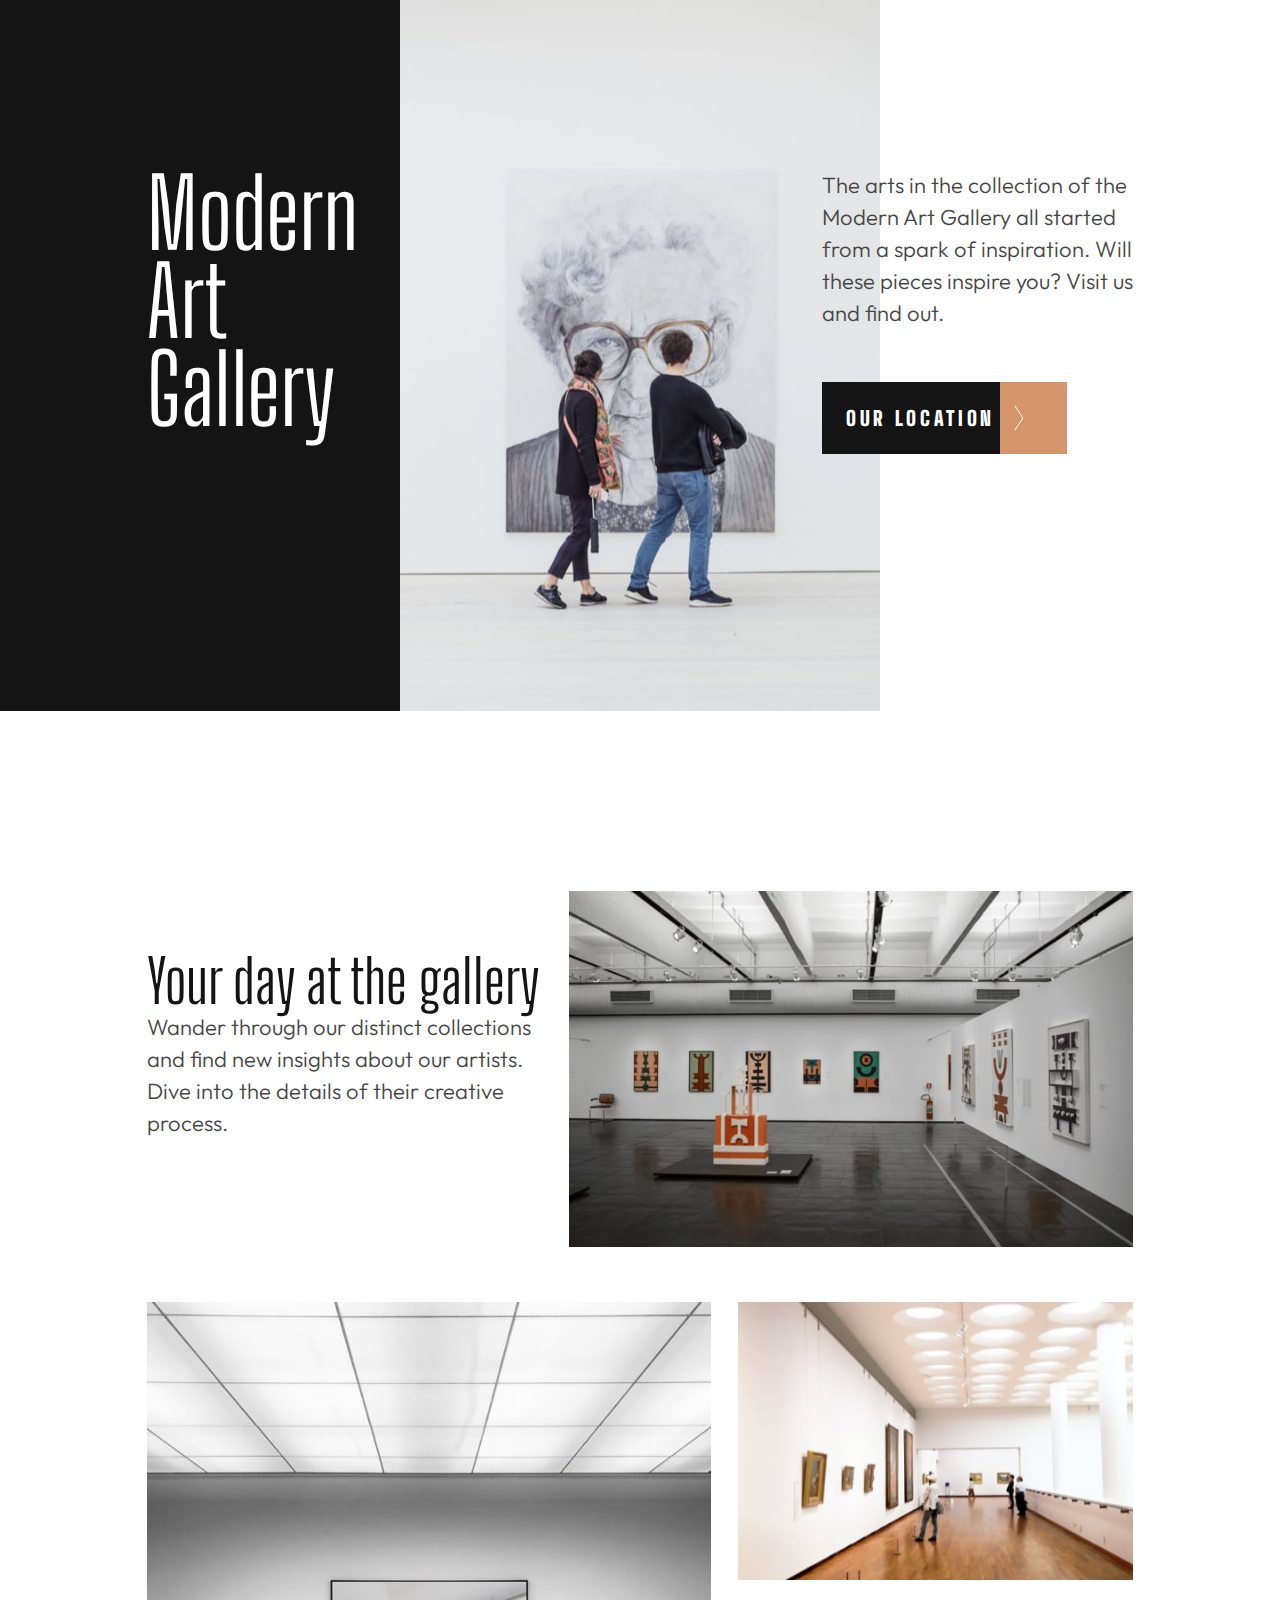
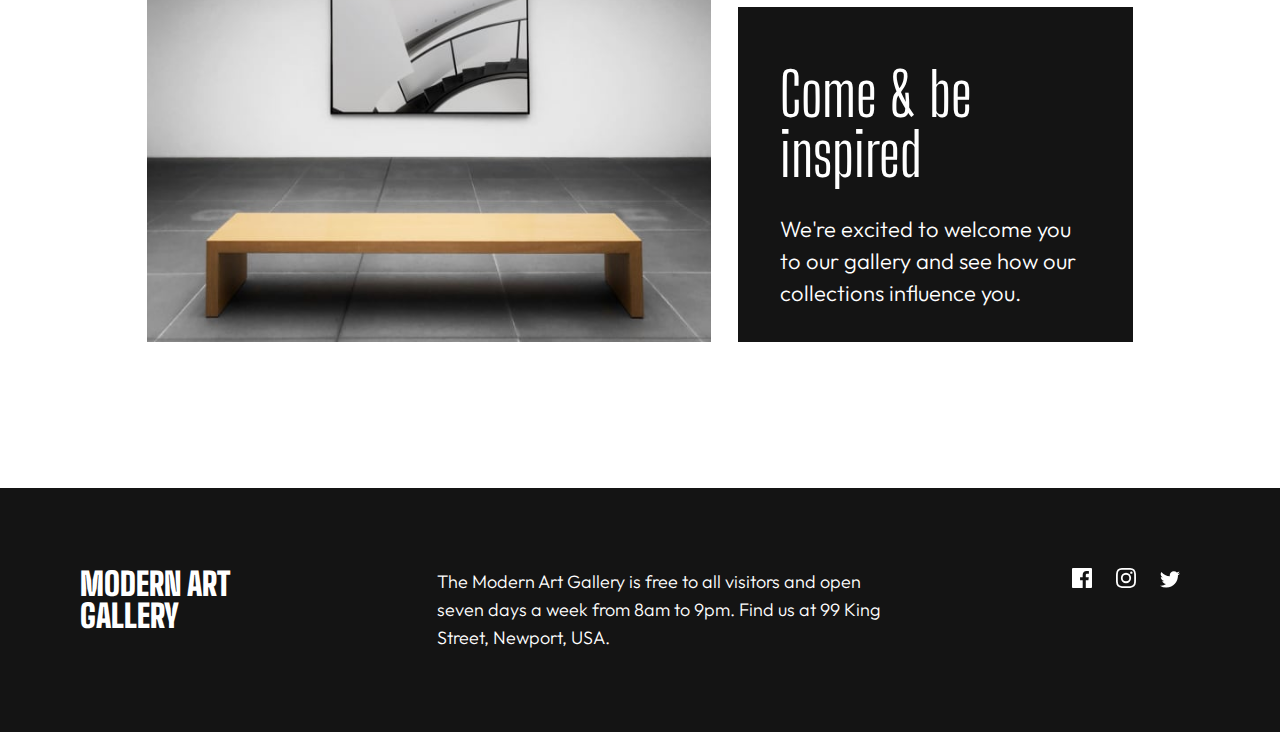
<file: index.html>
<!DOCTYPE html>
<html lang="en">
  <head>
    <meta charset="UTF-8" />
    <meta name="viewport" content="width=device-width, initial-scale=1.0" />

    <link
      rel="icon"
      type="image/png"
      sizes="32x32"
      href="./assets/favicon-32x32.png"
    />

    <link rel="stylesheet" href="./css/main.css" />

    <title>Frontend Mentor | Art gallery website</title>
  </head>
  <body class="home">
    <header class="header">
      <div class="img"></div>
      <div class="text-cont">
        <h1 class="heading-XL">Modern <br> Art <br> Gallery</h1>

        <p class="body-M">
          The arts in the collection of the Modern Art Gallery all started from
          a spark of inspiration. Will these pieces inspire you? Visit us and
          find out.
        </p>

        <a href="./location.html" class="heading-S btn btn--forward">
          Our location</a
        >
      </div>
    </header>

    <main>
      <section class="first">
        <div class="img"></div>
        <h2 class="heading-L">Your day at the gallery</h2>

        <p class="body-M">
          Wander through our distinct collections and find new insights about
          our artists. Dive into the details of their creative process.
        </p>
      </section>

      <section class="second">
        <div class="img img--one"></div>
        <div class="img img--two"></div>
        <div class="text-box">
          <h2 class="heading-L">Come &amp; be inspired</h2>
          <p class="body-M">
            We're excited to welcome you to our gallery and see how our
            collections influence you.
          </p>
        </div>
      </section>
    </main>

    <footer class="footer">
      <h2 class="heading-M">
        Modern Art<br />
        Gallery
      </h2>
      <p class="body-S">
        The Modern Art Gallery is free to all visitors and open seven days a
        week from 8am to 9pm. Find us at 99 King Street, Newport, USA.
      </p>

      <ul class="social">
        <li>
          <a href="#"
            ><img src="./assets/icon-facebook.svg" alt="facebook"
          /></a>
        </li>
        <li>
          <a href="#"
            ><img src="./assets/icon-instagram.svg" alt="instagram"
          /></a>
        </li>
        <li>
          <a href="#"><img src="./assets/icon-twitter.svg" alt="twitter" /></a>
        </li>
      </ul>
    </footer>
  </body>
</html>
</file>
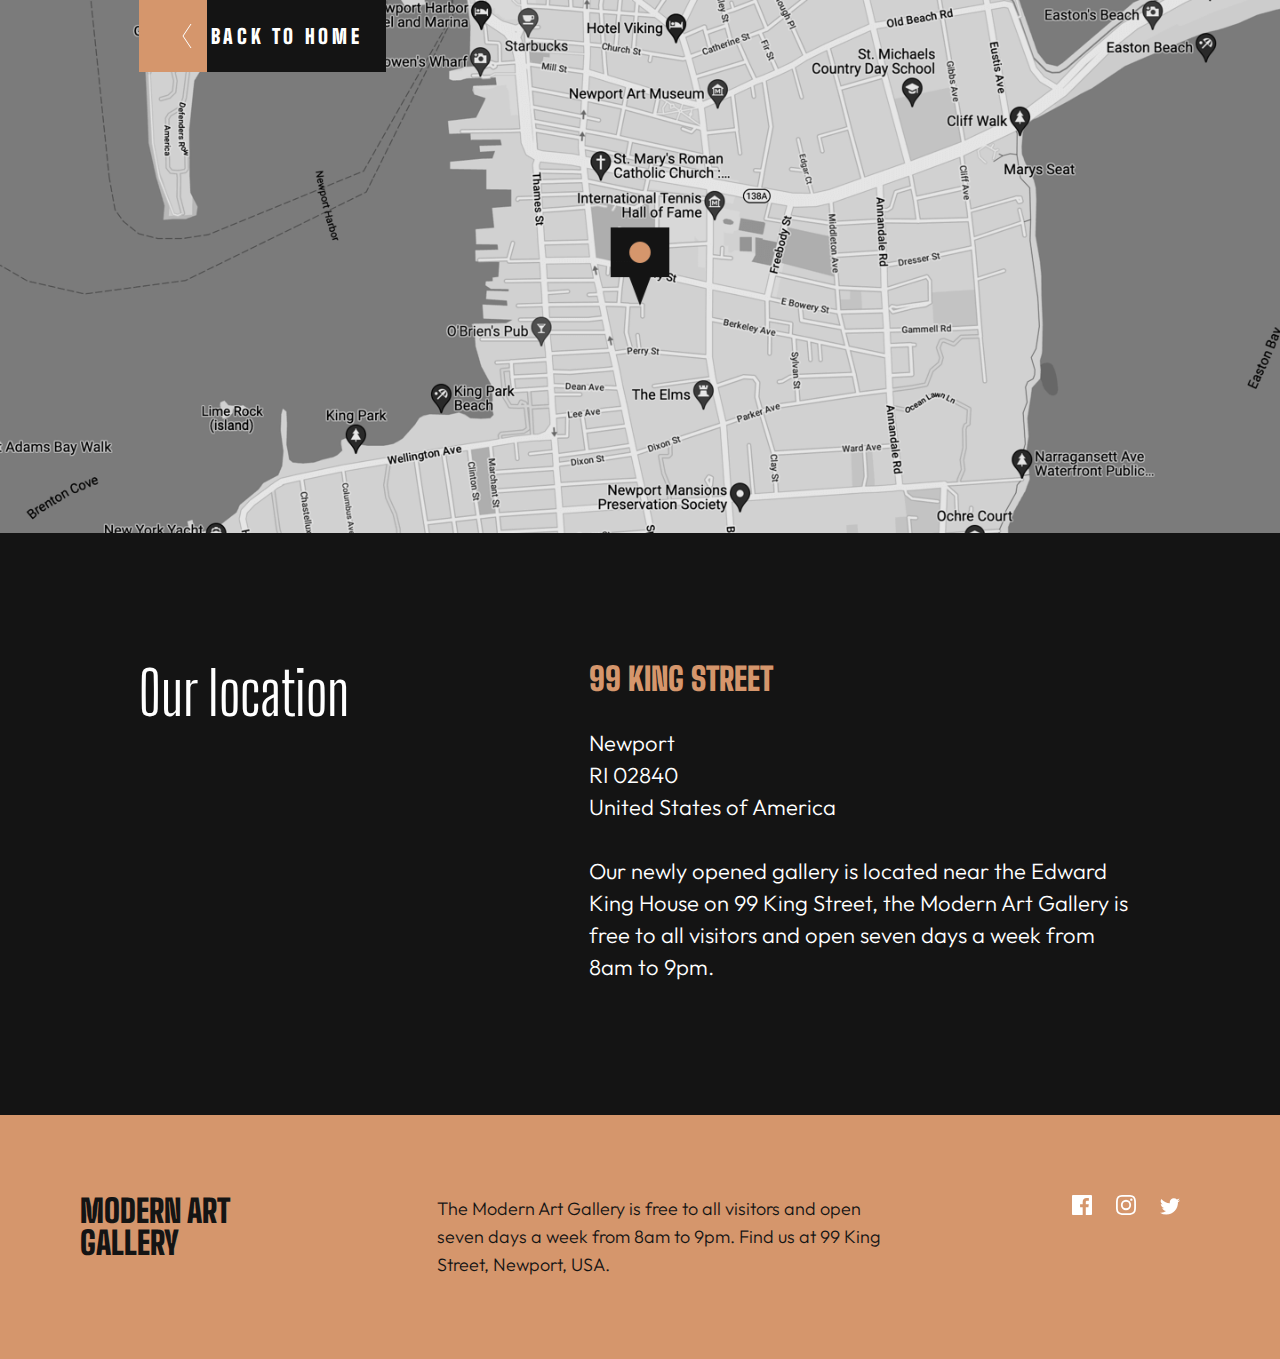
<file: location.html>
<!DOCTYPE html>
<html lang="en">
  <head>
    <meta charset="UTF-8" />
    <meta name="viewport" content="width=device-width, initial-scale=1.0" />

    <link
      rel="icon"
      type="image/png"
      sizes="32x32"
      href="./assets/favicon-32x32.png"
    />

    <link rel="stylesheet" href="./css/main.css">

    <title>Frontend Mentor | Art gallery website</title>
  </head>
  <body class="location">
    <header class="location">
        <a class="heading-S btn btn--back" href="./index.html" >Back to Home</a> 
    </header>

    <main class="location">
      <h1 class="heading-L">Our location</h1>
      <ul class="address">
        <li class="heading-M">99 King Street</li>
        <li class="body-M">Newport</li>
        <li class="body-M">RI 02840</li>
        <li class="body-M">United States of America</li>
      </ul>

      <p class="body-M">
        Our newly opened gallery is located near the Edward King House on 99
        King Street, the Modern Art Gallery is free to all visitors and open
        seven days a week from 8am to 9pm.
      </p>
    </main>

    <footer class="footer">
      <h2 class="heading-M">
        Modern Art<br />
        Gallery
      </h2>
      <p class="body-S">
        The Modern Art Gallery is free to all visitors and open seven days a
        week from 8am to 9pm. Find us at 99 King Street, Newport, USA.
      </p>

      <ul class="social">
        <li><a href="#"><img src="./assets/icon-facebook.svg" alt="facebook"></a></li>
        <li><a href="#"><img src="./assets/icon-instagram.svg" alt="instagram"></a></li>
        <li><a href="#"><img src="./assets/icon-twitter.svg" alt="twitter"></a></li>
      </ul>
    </footer>
  </body>
</html>
</file>
<file: css/main.css>
@import url("https://fonts.googleapis.com/css2?family=Big+Shoulders+Display:wght@800;900&family=Outfit:wght@300;500&display=swap");
.header h1,
.header p,
.header .btn, .footer h2,
.footer p,
.footer ul, .home main, .location main h1,
.location main li,
.location main p {
  margin: 0 4.26667vw;
}

@media screen and (min-width: 700px) {
  .header h1,
  .header p,
  .header .btn, .footer h2,
  .footer p,
  .footer ul, .home main, .location main h1,
  .location main li,
  .location main p {
    margin: 0 5.20833vw;
  }
}

@media screen and (min-width: 1200px) {
  .header h1,
  .header p,
  .header .btn, .footer h2,
  .footer p,
  .footer ul, .home main, .location main h1,
  .location main li,
  .location main p {
    margin: 0 11.45833vw;
  }
}

.home main .second .text-box h2, .home main .second .text-box p {
  margin: 0 6.4vw;
}

* {
  border: 0;
  font-size: 100%;
  font: inherit;
  margin: 0;
  padding: 0;
  vertical-align: baseline;
}

a {
  color: inherit;
  text-decoration: none;
}

body {
  line-height: 1;
}

ol,
ul {
  list-style: none;
}

.body-M,
.body-S {
  color: #454545;
  font-family: 'Outfit', sans-serif;
  font-weight: 300;
}

.heading-XL,
.heading-L,
.heading-M,
.heading-S {
  color: #141414;
  font-family: 'Big Shoulders Display', cursive;
}

.heading-XL .heading-L,
.heading-M,
.heading-S {
  font-weight: 900;
  text-transform: uppercase;
}

.heading-XL {
  font-size: 3.75rem;
  line-height: 3.4375rem;
}

@media screen and (min-width: 700px) {
  .heading-XL {
    font-size: 4.375rem;
    line-height: 4.0625rem;
  }
}

@media screen and (min-width: 1200px) {
  .heading-XL {
    font-size: 6rem;
    line-height: 5.5rem;
  }
}

.heading-L {
  font-size: 3.125rem;
  line-height: 2.8125rem;
}

@media screen and (min-width: 1200px) {
  .heading-L {
    font-size: 3.75rem;
    line-height: 3.75rem;
  }
}

.heading-M {
  font-size: 2rem;
  line-height: 2rem;
}

.heading-S {
  font-size: 1.25rem;
  letter-spacing: 3.64px;
  line-height: 1.5rem;
}

.body-M {
  font-size: 1.125rem;
  line-height: 1.75rem;
}

@media screen and (min-width: 1200px) {
  .body-M {
    font-size: 1.375rem;
    line-height: 2rem;
  }
}

.body-S {
  font-size: 1rem;
  line-height: 1.625rem;
}

@media screen and (min-width: 1200px) {
  .body-S {
    font-size: 1.125rem;
    line-height: 1.75rem;
  }
}

.btn {
  color: white;
  display: inline-block;
}

.btn--forward {
  background: linear-gradient(to right, #141414 72.55%, #d5966c 27.45%);
  padding: 1.5rem 0 1.75rem 2rem;
  padding: 1.5rem;
}

.btn--forward::after {
  content: "";
  background-image: url("../assets/icon-arrow-right.svg");
  background-position: center;
  background-repeat: no-repeat;
  display: inline;
  padding: 1.5rem;
}

.btn--back {
  background: linear-gradient(to left, #141414 72.55%, #d5966c 27.45%);
  padding: 1.5rem;
}

.btn--back::before {
  content: "";
  background-image: url("../assets/icon-arrow-left.svg");
  background-position: center;
  background-repeat: no-repeat;
  display: inline;
  padding: 1.5rem;
}

@media screen and (min-width: 700px) {
  .header {
    background-color: transparent;
    display: grid;
    grid-template-columns: auto auto;
  }
}

@media screen and (min-width: 1200px) {
  .header {
    background: linear-gradient(to right, #141414 50%, transparent 50%);
    display: grid;
  }
}

@media screen and (min-width: 1200px) {
  .header h1,
  .header p,
  .header .btn {
    margin: 0;
  }
}

.header .img {
  background-image: url("../assets/mobile/image-hero@2x.jpg");
  background-repeat: no-repeat;
  background-size: contain;
  display: block;
  height: 64vw;
  width: 100vw;
}

@media screen and (min-width: 700px) {
  .header .img {
    background-image: url("../assets/tablet/image-hero.jpg");
    height: 91.14583vw;
    margin-right: -11.71875vw;
    width: 56.90104vw;
  }
}

@media screen and (min-width: 1200px) {
  .header .img {
    background-image: url("../assets/desktop/image-hero.jpg");
    background-position: center;
    height: 55.55556vw;
    width: 100vw;
  }
}

@media screen and (min-width: 1200px) {
  .header .text-cont {
    display: grid;
    grid-template-areas: 'head para' 'head button';
    position: absolute;
    margin-top: 13.19444vw;
  }
}

.header h1 {
  margin-top: 2rem;
}

@media screen and (min-width: 700px) {
  .header h1 {
    margin-top: 9.0625rem;
  }
}

@media screen and (min-width: 1200px) {
  .header h1 {
    color: white !important;
    grid-area: head;
    margin: 0;
    margin-left: 11.45833vw;
    margin-right: 17.08333vw;
    width: 35.69444vw;
  }
}

.header p {
  margin-bottom: 2.3125rem;
}

@media screen and (min-width: 700px) {
  .header p {
    margin-bottom: 3.3125rem;
  }
}

@media screen and (min-width: 1200px) {
  .header p {
    grid-area: para;
    margin-right: 11.45833vw;
  }
}

.header .btn {
  margin-bottom: 7.5rem;
}

@media screen and (min-width: 1200px) {
  .header .btn {
    grid-area: button;
    position: absolute;
  }
}

.footer {
  background-color: #141414;
  margin-top: 7.5rem;
  padding: 3rem 0;
}

@media screen and (min-width: 700px) {
  .footer {
    align-items: initial;
    display: grid;
    grid-template-columns: 27.86458vw 36.58854vw auto;
    justify-content: center;
    padding: 3.5rem 0;
  }
}

@media screen and (min-width: 1200px) {
  .footer {
    padding: 5rem 0;
  }
}

.footer h2,
.footer p,
.footer ul {
  color: white;
}

@media screen and (min-width: 700px) {
  .footer h2,
  .footer p,
  .footer ul {
    margin: 0;
  }
}

.footer p {
  padding-top: 2.375rem;
}

@media screen and (min-width: 700px) {
  .footer p {
    padding-top: 0;
  }
}

.footer .social {
  margin-top: 2.75rem;
}

@media screen and (min-width: 700px) {
  .footer .social {
    margin-top: 0;
    margin-left: 13.02083vw;
  }
}

.footer .social li {
  display: inline;
  margin-right: 1.25rem;
}

.home {
  background-color: white;
}

@media screen and (min-width: 700px) {
  .home main {
    margin-top: 7.5rem;
  }
}

@media screen and (min-width: 1200px) {
  .home main {
    margin-top: 11.25rem;
  }
}

.home main .img {
  display: block;
  background-repeat: no-repeat;
  background-size: cover;
}

@media screen and (min-width: 700px) {
  .home main .first {
    display: grid;
    grid-template-areas: 'header img' 'para img' 'x img';
  }
  .home main .first h2 {
    grid-area: header;
    margin-top: 2.25rem;
  }
}

@media screen and (min-width: 700px) and (min-width: 1200px) {
  .home main .first h2 {
    margin-top: 3.75rem;
  }
}

@media screen and (min-width: 700px) {
  .home main .first p {
    grid-area: para;
  }
}

.home main .first .img {
  background-image: url("../assets/mobile/image-grid-1.jpg");
  height: 85.33333vw;
  margin-bottom: 1.5625rem;
  width: 91.46667vw;
}

@media screen and (min-width: 700px) {
  .home main .first .img {
    grid-area: img;
    background-image: url("../assets/tablet/image-grid-1.jpg");
    height: 52.08333vw;
    width: 51.82292vw;
  }
}

@media screen and (min-width: 1200px) {
  .home main .first .img {
    background-image: url("../assets/desktop/image-grid-1.jpg");
    height: 27.77778vw;
    width: 44.09722vw;
  }
}

.home main .second {
  margin-top: 2.3125rem;
}

@media screen and (min-width: 700px) {
  .home main .second {
    display: grid;
    column-gap: 1.43229vw;
    grid-template-areas: 'img1 img2' 'img1 txt' 'img1 x';
    margin-top: 0;
    row-gap: 1.43229vw;
  }
}

@media screen and (min-width: 1200px) {
  .home main .second {
    margin-top: 1.875rem;
    column-gap: 2.08333vw;
    row-gap: 2.08333vw;
  }
}

.home main .second .img {
  margin-bottom: 1rem;
}

@media screen and (min-width: 700px) {
  .home main .second .img {
    margin-bottom: 0;
  }
}

.home main .second .img--one {
  background-image: url("../assets/mobile/image-grid-2.jpg");
  height: 128vw;
  width: 91.46667vw;
}

@media screen and (min-width: 700px) {
  .home main .second .img--one {
    background-image: url("../assets/tablet/image-grid-2.jpg");
    grid-area: img1;
    height: 93.75vw;
    width: 51.82292vw;
  }
}

@media screen and (min-width: 1200px) {
  .home main .second .img--one {
    background-image: url("../assets/desktop/image-grid-2.jpg");
    height: 50vw;
    width: 44.09722vw;
  }
}

.home main .second .img--two {
  background-image: url("../assets/mobile/image-grid-3.jpg");
  height: 53.33333vw;
  width: 91.46667vw;
}

@media screen and (min-width: 700px) {
  .home main .second .img--two {
    background-image: url("../assets/tablet/image-grid-3.jpg");
    grid-area: img2;
    height: 40.75521vw;
    width: 36.45833vw;
  }
}

@media screen and (min-width: 1200px) {
  .home main .second .img--two {
    background-image: url("../../assets/desktop/image-grid-3.jpg");
    height: 21.73611vw;
    width: 30.90278vw;
  }
}

.home main .second .text-box {
  background-color: #141414;
  color: white;
  padding-bottom: 3.25rem;
  padding-top: 3rem;
}

@media screen and (min-width: 700px) {
  .home main .second .text-box {
    display: flex;
    flex-direction: column;
    grid-area: txt;
    height: 51.5625vw;
    padding: 0;
    width: 36.45833vw;
  }
}

@media screen and (min-width: 1200px) {
  .home main .second .text-box {
    height: 26.18056vw;
    width: 30.90278vw;
  }
}

.home main .second .text-box h2 {
  color: white;
}

@media screen and (min-width: 700px) {
  .home main .second .text-box h2 {
    margin: 11.06771vw 3.64583vw 0 3.64583vw;
  }
}

@media screen and (min-width: 1200px) {
  .home main .second .text-box h2 {
    margin: 4.51389vw 3.33333vw 2.22222vw 3.33333vw;
  }
}

.home main .second .text-box p {
  margin-top: 1.1875rem;
  color: white;
}

@media screen and (min-width: 700px) {
  .home main .second .text-box p {
    margin: 1.1875rem 3.64583vw;
  }
}

@media screen and (min-width: 1200px) {
  .home main .second .text-box p {
    margin: 0 3.26389vw;
  }
}

.location header {
  background-image: url("../assets/mobile/image-map.png");
  background-repeat: no-repeat;
  background-size: cover;
  height: 146.66667vw;
  width: 100vw;
}

@media screen and (min-width: 700px) {
  .location header {
    background-image: url("../assets/tablet/image-map.png");
    height: 78.125vw;
  }
  .location header .btn {
    margin-left: 5.20833vw;
  }
}

@media screen and (min-width: 1200px) {
  .location header {
    background-image: url("../assets/desktop/image-map.png");
    height: 41.66667vw;
  }
  .location header .btn {
    margin-left: 10.83333vw;
  }
}

.location main {
  padding-bottom: 3.8125rem;
  padding-top: 3rem;
  background-color: #141414;
}

@media screen and (min-width: 700px) {
  .location main {
    display: grid;
    grid-template-areas: 'heading address' 'heading para';
    padding-bottom: 5.3125rem;
    padding-top: 5.5rem;
  }
}

@media screen and (min-width: 1200px) {
  .location main {
    padding-bottom: 8.25rem;
    padding-top: 8.125rem;
  }
}

.location main h1,
.location main li,
.location main p {
  color: white;
}

@media screen and (min-width: 700px) {
  .location main h1,
  .location main li,
  .location main p {
    margin: 0 5.20833vw;
  }
}

@media screen and (min-width: 1200px) {
  .location main h1,
  .location main li,
  .location main p {
    margin: 0;
  }
}

@media screen and (min-width: 1200px) {
  .location main .heading-L {
    margin-left: 10.83333vw;
    margin-right: 18.75vw;
  }
}

.location main .heading-M {
  color: #d5966c;
  grid-area: heading;
  margin-bottom: 2rem;
}

.location main ul {
  grid-area: address;
  margin-bottom: 2rem;
}

.location main p {
  grid-area: para;
}

@media screen and (min-width: 1200px) {
  .location main p {
    margin-right: 11.45833vw;
  }
}

.location .footer {
  background-color: #d5966c;
  margin-top: 0;
}

.location .footer h2,
.location .footer p {
  color: #141414;
}
/*# sourceMappingURL=main.css.map */
</file>
